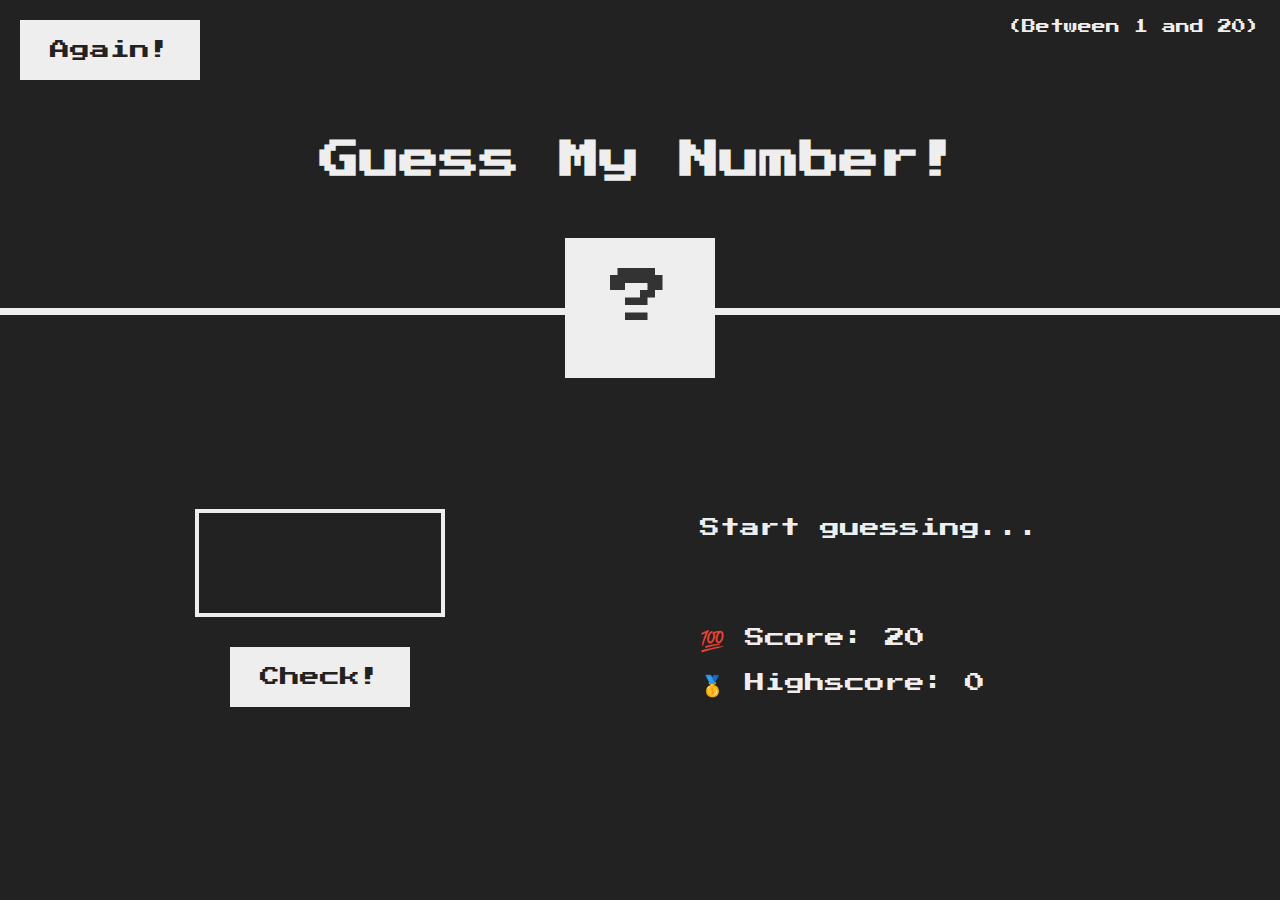
<file: 05-Guess-My-Number/starter/index.html>
<!DOCTYPE html>
<html lang="en">
  <head>
    <meta charset="UTF-8" />
    <meta name="viewport" content="width=device-width, initial-scale=1.0" />
    <meta http-equiv="X-UA-Compatible" content="ie=edge" />
    <link rel="stylesheet" href="style.css" />
    <title>Guess My Number!</title>
  </head>
  <body>
    <header>
      <h1>Guess My Number!</h1>

      <p class="between">(Between 1 and 20)</p>
      <button class="btn again">Again!</button>
      <div class="number">?</div>
    </header>
    <main>
      <section class="left">
        <input type="number" class="guess" />
        <button class="btn check">Check!</button>
      </section>
      <section class="right">
        <p class="message">Start guessing...</p>
        <p class="label-score">💯 Score: <span class="score">20</span></p>
        <p class="label-highscore">🥇 Highscore: <span class="f">0</span></p>
      </section>
    </main>
    <script src="script.js"></script>
  </body>
</html>
</file>
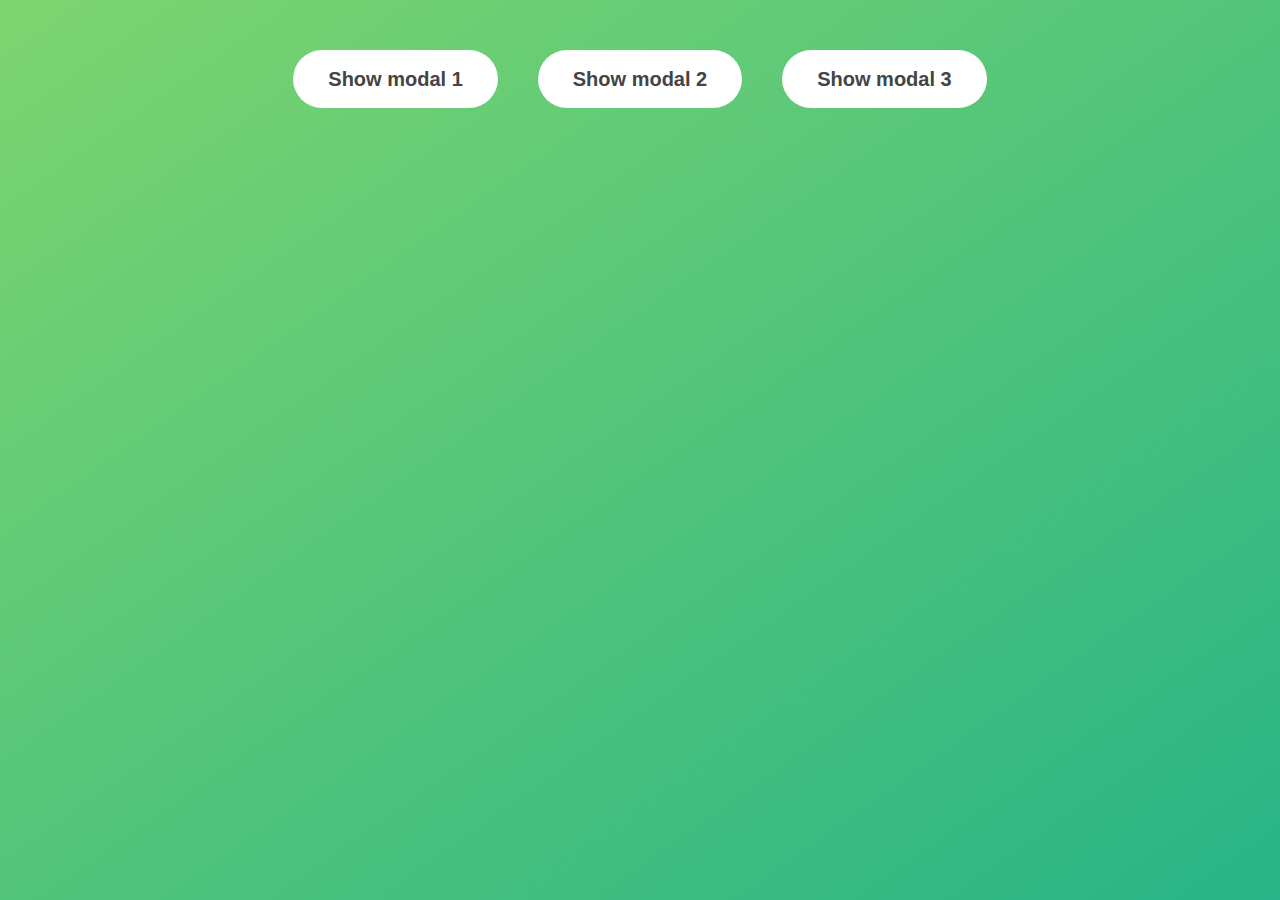
<file: 06-Modal/starter/index.html>
<!DOCTYPE html>
<html lang="en">
  <head>
    <meta charset="UTF-8" />
    <meta name="viewport" content="width=device-width, initial-scale=1.0" />
    <meta http-equiv="X-UA-Compatible" content="ie=edge" />
    <link rel="stylesheet" href="style.css" />
    <title>Modal window</title>
  </head>
  <body>
    <button class="show-modal">Show modal 1</button>
    <button class="show-modal">Show modal 2</button>
    <button class="show-modal">Show modal 3</button>

    <div class="modal hidden">
      <button class="close-modal">&times;</button>
      <h1>I'm a modal window 😍</h1>
      <p>
        Lorem ipsum dolor sit amet, consectetur adipisicing elit, sed do eiusmod
        tempor incididunt ut labore et dolore magna aliqua. Ut enim ad minim
        veniam, quis nostrud exercitation ullamco laboris nisi ut aliquip ex ea
        commodo consequat. Duis aute irure dolor in reprehenderit in voluptate
        velit esse cillum dolore eu fugiat nulla pariatur. Excepteur sint
        occaecat cupidatat non proident, sunt in culpa qui officia deserunt
        mollit anim id est laborum.
      </p>
    </div>
    <div class="overlay hidden"></div>

    <script src="script.js"></script>
  </body>
</html>
</file>
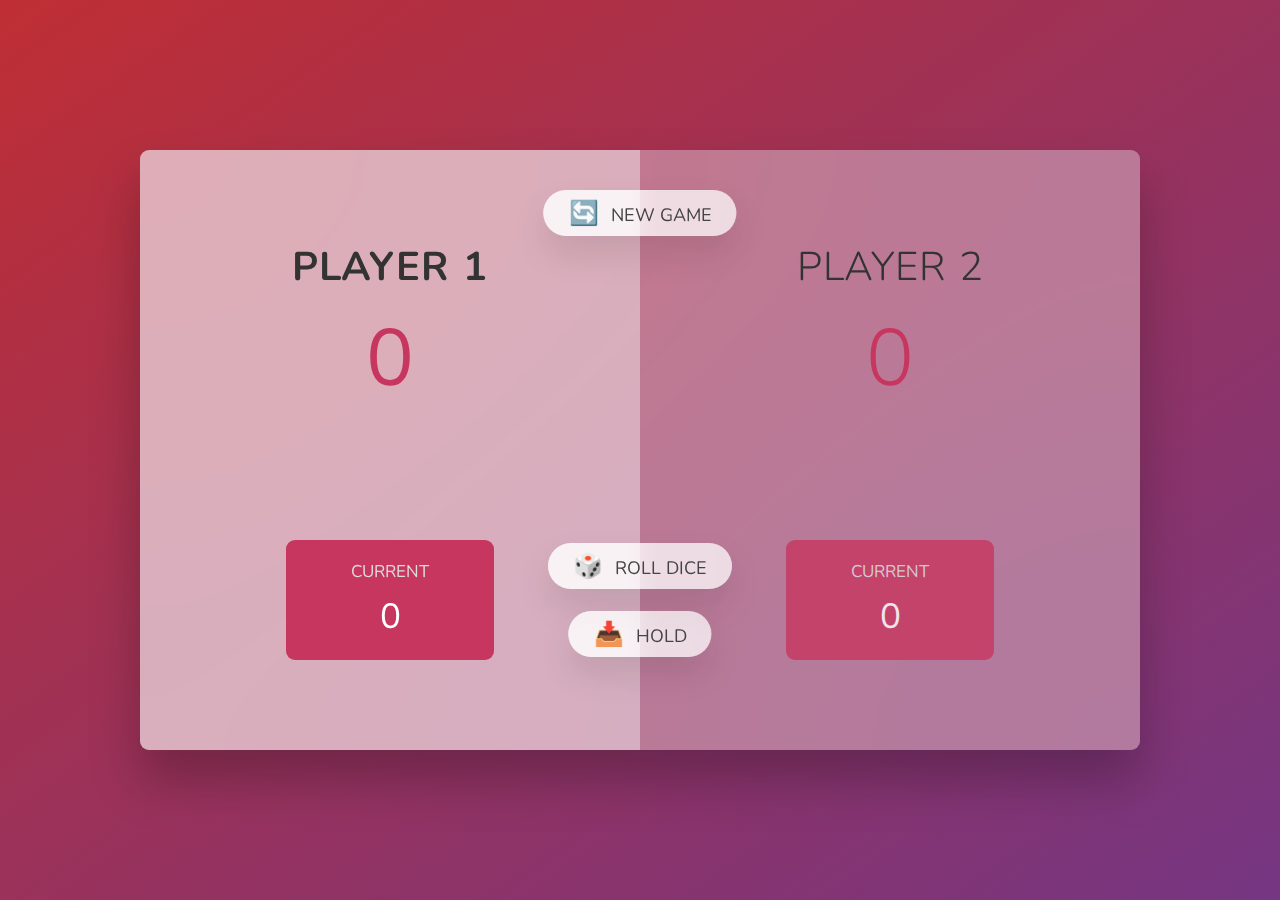
<file: 07-Pig-Game/starter/index.html>
<!DOCTYPE html>
<html lang="en">
  <head>
    <meta charset="UTF-8" />
    <meta name="viewport" content="width=device-width, initial-scale=1.0" />
    <meta http-equiv="X-UA-Compatible" content="ie=edge" />
    <link rel="stylesheet" href="style.css" />
    <title>Pig Game</title>
  </head>
  <body>
    <main>
      <section class="player player--0 player--active">
        <h2 class="name" id="name--0">Player 1</h2>
        <p class="score" id="score--0">43</p>
        <div class="current">
          <p class="current-label">Current</p>
          <p class="current-score" id="current--0">0</p>
        </div>
      </section>
      <section class="player player--1">
        <h2 class="name" id="name--1">Player 2</h2>
        <p class="score" id="score--1">24</p>
        <div class="current">
          <p class="current-label">Current</p>
          <p class="current-score" id="current--1">0</p>
        </div>
      </section>

      <img src="images/dice-5.png" alt="Playing dice" class="dice" />
      <button class="btn btn--new">🔄 New game</button>
      <button class="btn btn--roll">🎲 Roll dice</button>
      <button class="btn btn--hold">📥 Hold</button>
    </main>
    <script src="script.js"></script>
  </body>
</html>
</file>
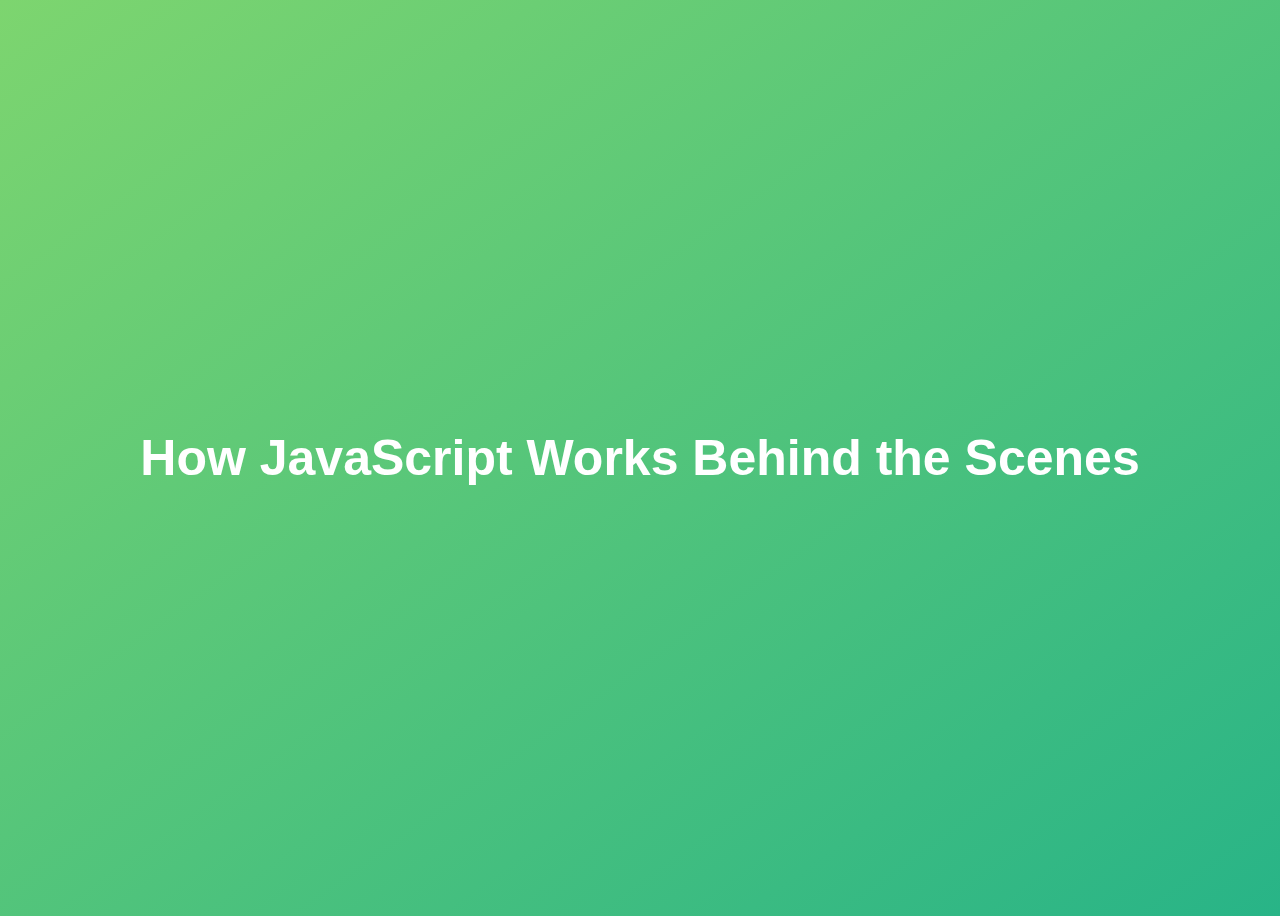
<file: 08-Behind-the-Scenes/starter/index.html>
<!DOCTYPE html>
<html lang="en">
  <head>
    <meta charset="UTF-8" />
    <meta name="viewport" content="width=device-width, initial-scale=1.0" />
    <meta http-equiv="X-UA-Compatible" content="ie=edge" />
    <title>How JavaScript Works Behind the Scenes</title>
    <style>
      body {
        height: 100vh;
        display: flex;
        align-items: center;
        background: linear-gradient(to top left, #28b487, #7dd56f);
      }
      h1 {
        font-family: sans-serif;
        font-size: 50px;
        line-height: 1.3;
        width: 100%;
        padding: 30px;
        text-align: center;
        color: white;
      }
    </style>
  </head>
  <body>
    <h1>How JavaScript Works Behind the Scenes</h1>
    <script src="script.js"></script>
  </body>
</html>
</file>
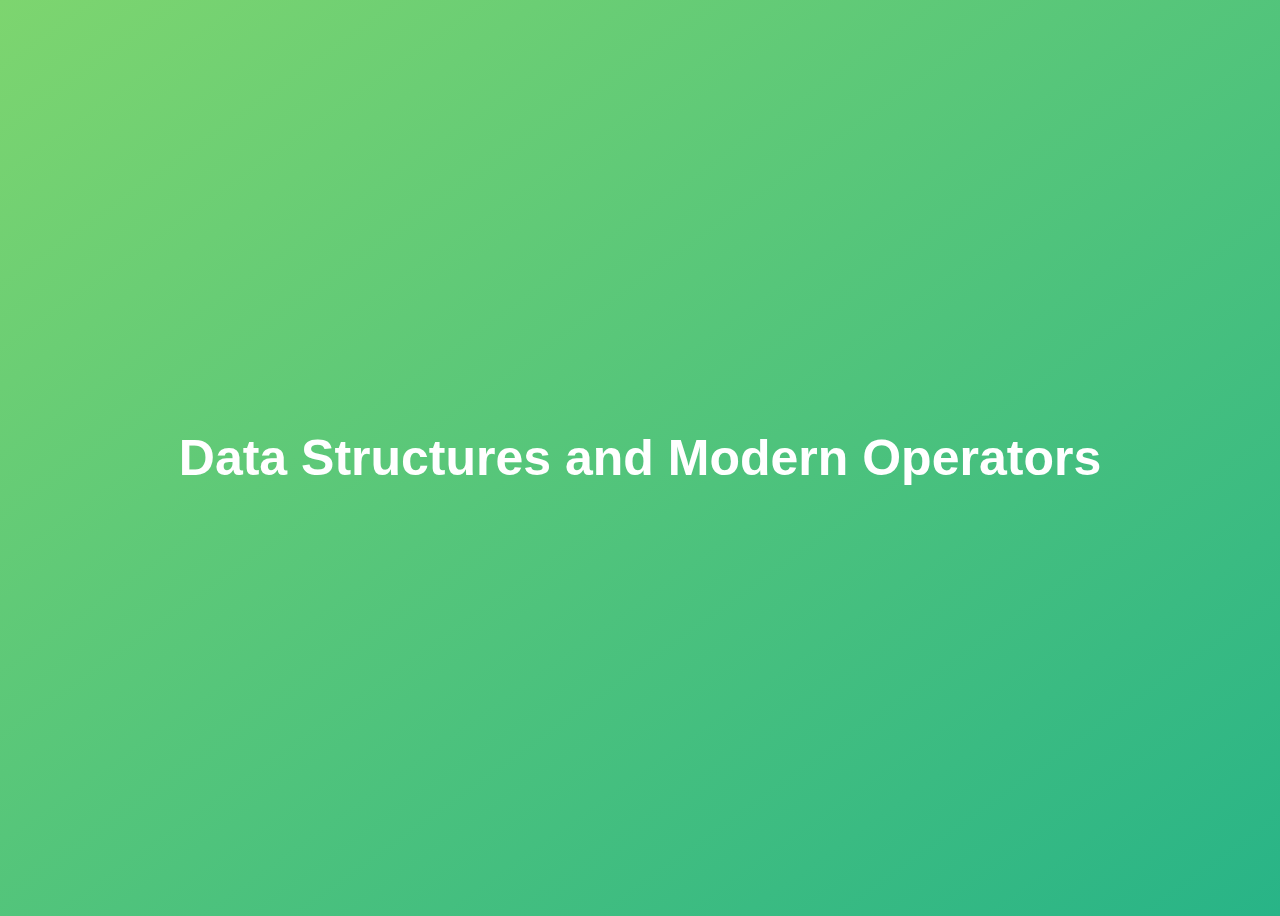
<file: 09-Data-Structures-Operators/final/index.html>
<!DOCTYPE html>
<html lang="en">
  <head>
    <meta charset="UTF-8" />
    <meta name="viewport" content="width=device-width, initial-scale=1.0" />
    <meta http-equiv="X-UA-Compatible" content="ie=edge" />
    <title>Data Structures and Modern Operators</title>
    <style>
      body {
        height: 100vh;
        display: flex;
        align-items: center;
        background: linear-gradient(to top left, #28b487, #7dd56f);
      }
      h1 {
        font-family: sans-serif;
        font-size: 50px;
        line-height: 1.3;
        width: 100%;
        padding: 30px;
        text-align: center;
        color: white;
      }
      button {
        width: 50px;
        height: 20px;
        margin: 10px;
      }
      textarea {
        width: 300px;
        height: 100px;
      }
    </style>
  </head>
  <body>
    <h1>Data Structures and Modern Operators</h1>
    <script src="script.js"></script>
  </body>
</html>
</file>
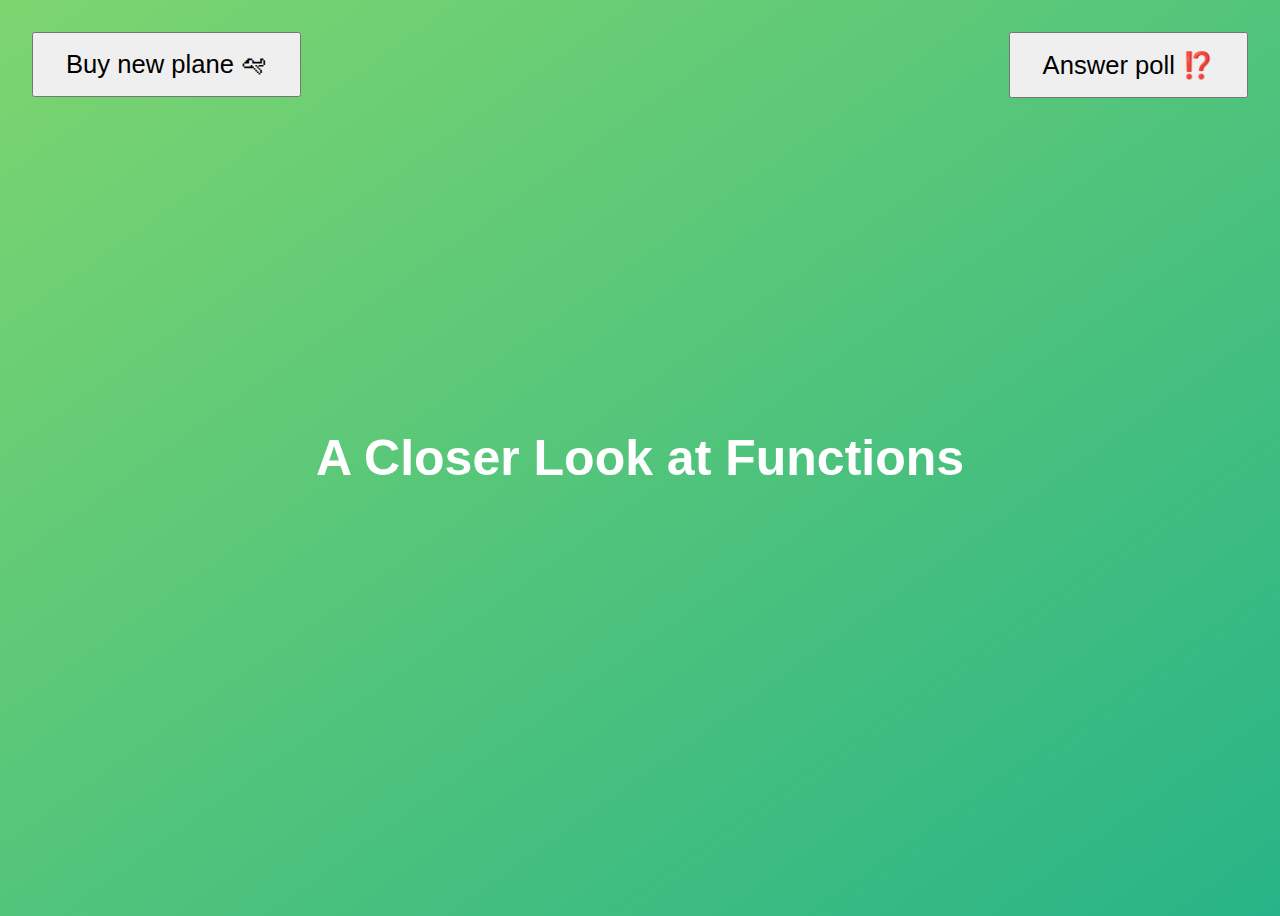
<file: 10-Functions/final/index.html>
<!DOCTYPE html>
<html lang="en">
  <head>
    <meta charset="UTF-8" />
    <meta name="viewport" content="width=device-width, initial-scale=1.0" />
    <meta http-equiv="X-UA-Compatible" content="ie=edge" />
    <title>A Closer Look at Functions</title>
    <style>
      body {
        height: 100vh;
        display: flex;
        align-items: center;
        background: linear-gradient(to top left, #28b487, #7dd56f);
      }
      h1 {
        font-family: sans-serif;
        font-size: 50px;
        line-height: 1.3;
        width: 100%;
        padding: 30px;
        text-align: center;
        color: white;
      }
      .buy,
      .poll {
        font-size: 1.6rem;
        padding: 1rem 2rem;
        position: absolute;
        top: 2rem;
      }
      .buy {
        left: 2rem;
      }
      .poll {
        right: 2rem;
      }
    </style>
  </head>
  <body>
    <h1>A Closer Look at Functions</h1>
    <button class="buy">Buy new plane 🛩</button>
    <button class="poll">Answer poll ⁉️</button>
    <script src="script.js"></script>
  </body>
</html>
</file>
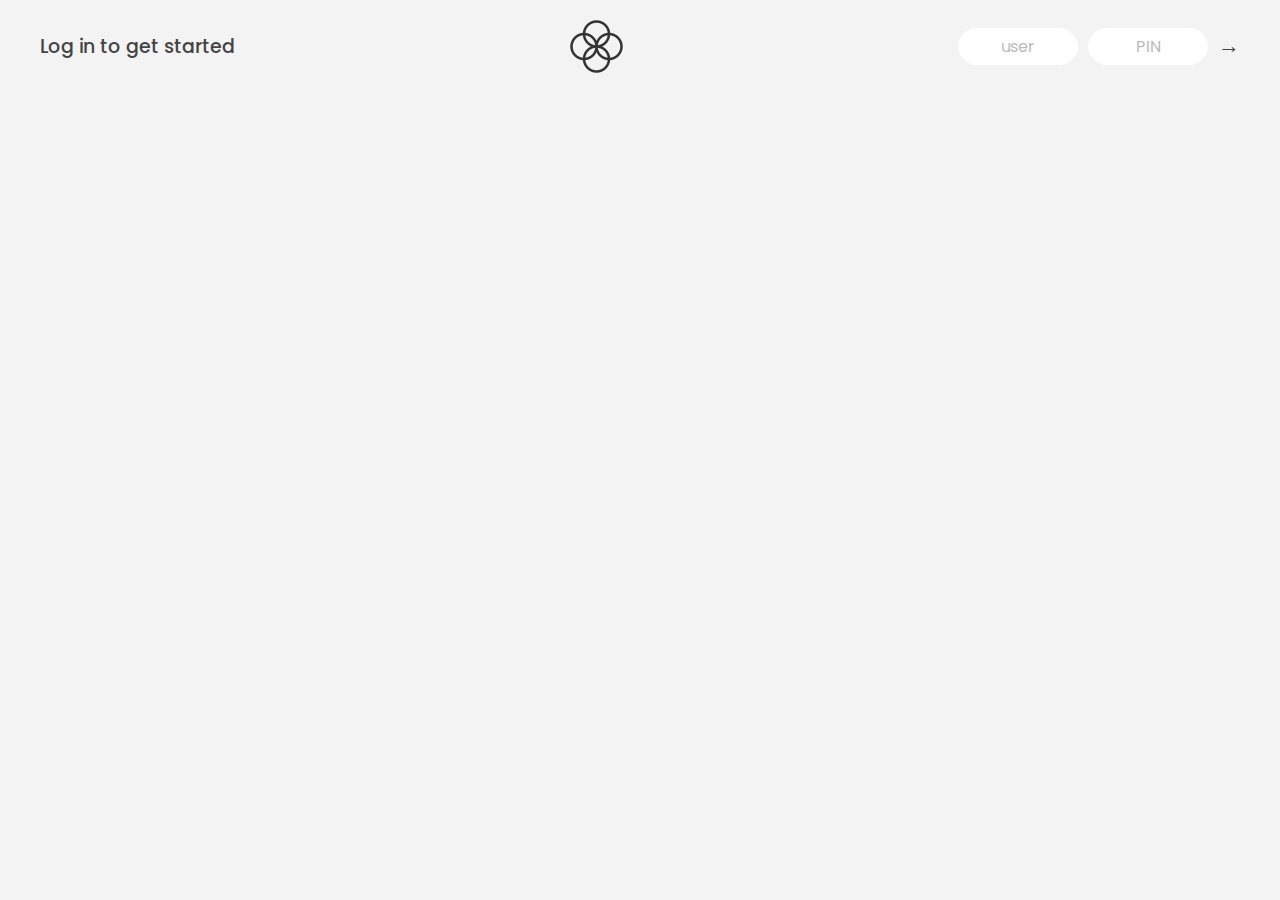
<file: 11-Arrays-Bankist/final/index.html>
<!DOCTYPE html>
<html lang="en">
  <head>
    <meta charset="UTF-8" />
    <meta name="viewport" content="width=device-width, initial-scale=1.0" />
    <meta http-equiv="X-UA-Compatible" content="ie=edge" />
    <link rel="shortcut icon" type="image/png" href="/icon.png" />

    <link
      href="https://fonts.googleapis.com/css?family=Poppins:400,500,600&display=swap"
      rel="stylesheet"
    />

    <link rel="stylesheet" href="style.css" />
    <title>Bankist</title>
  </head>
  <body>
    <!-- TOP NAVIGATION -->
    <nav>
      <p class="welcome">Log in to get started</p>
      <img src="logo.png" alt="Logo" class="logo" />
      <form class="login">
        <input
          type="text"
          placeholder="user"
          class="login__input login__input--user"
        />
        <!-- In practice, use type="password" -->
        <input
          type="text"
          placeholder="PIN"
          maxlength="4"
          class="login__input login__input--pin"
        />
        <button class="login__btn">&rarr;</button>
      </form>
    </nav>

    <main class="app">
      <!-- BALANCE -->
      <div class="balance">
        <div>
          <p class="balance__label">Current balance</p>
          <p class="balance__date">
            As of <span class="date">05/03/2037</span>
          </p>
        </div>
        <p class="balance__value">0000€</p>
      </div>

      <!-- MOVEMENTS -->
      <div class="movements">
        <div class="movements__row">
          <div class="movements__type movements__type--deposit">2 deposit</div>
          <div class="movements__date">3 days ago</div>
          <div class="movements__value">4 000€</div>
        </div>
        <div class="movements__row">
          <div class="movements__type movements__type--withdrawal">
            1 withdrawal
          </div>
          <div class="movements__date">24/01/2037</div>
          <div class="movements__value">-378€</div>
        </div>
      </div>

      <!-- SUMMARY -->
      <div class="summary">
        <p class="summary__label">In</p>
        <p class="summary__value summary__value--in">0000€</p>
        <p class="summary__label">Out</p>
        <p class="summary__value summary__value--out">0000€</p>
        <p class="summary__label">Interest</p>
        <p class="summary__value summary__value--interest">0000€</p>
        <button class="btn--sort">&downarrow; SORT</button>
      </div>

      <!-- OPERATION: TRANSFERS -->
      <div class="operation operation--transfer">
        <h2>Transfer money</h2>
        <form class="form form--transfer">
          <input type="text" class="form__input form__input--to" />
          <input type="number" class="form__input form__input--amount" />
          <button class="form__btn form__btn--transfer">&rarr;</button>
          <label class="form__label">Transfer to</label>
          <label class="form__label">Amount</label>
        </form>
      </div>

      <!-- OPERATION: LOAN -->
      <div class="operation operation--loan">
        <h2>Request loan</h2>
        <form class="form form--loan">
          <input type="number" class="form__input form__input--loan-amount" />
          <button class="form__btn form__btn--loan">&rarr;</button>
          <label class="form__label form__label--loan">Amount</label>
        </form>
      </div>

      <!-- OPERATION: CLOSE -->
      <div class="operation operation--close">
        <h2>Close account</h2>
        <form class="form form--close">
          <input type="text" class="form__input form__input--user" />
          <input
            type="password"
            maxlength="6"
            class="form__input form__input--pin"
          />
          <button class="form__btn form__btn--close">&rarr;</button>
          <label class="form__label">Confirm user</label>
          <label class="form__label">Confirm PIN</label>
        </form>
      </div>

      <!-- LOGOUT TIMER -->
      <p class="logout-timer">
        You will be logged out in <span class="timer">05:00</span>
      </p>
    </main>

    <!-- <footer>
      &copy; by Jonas Schmedtmann. Don't claim as your own :)
    </footer> -->

    <script src="script.js"></script>
  </body>
</html>
</file>
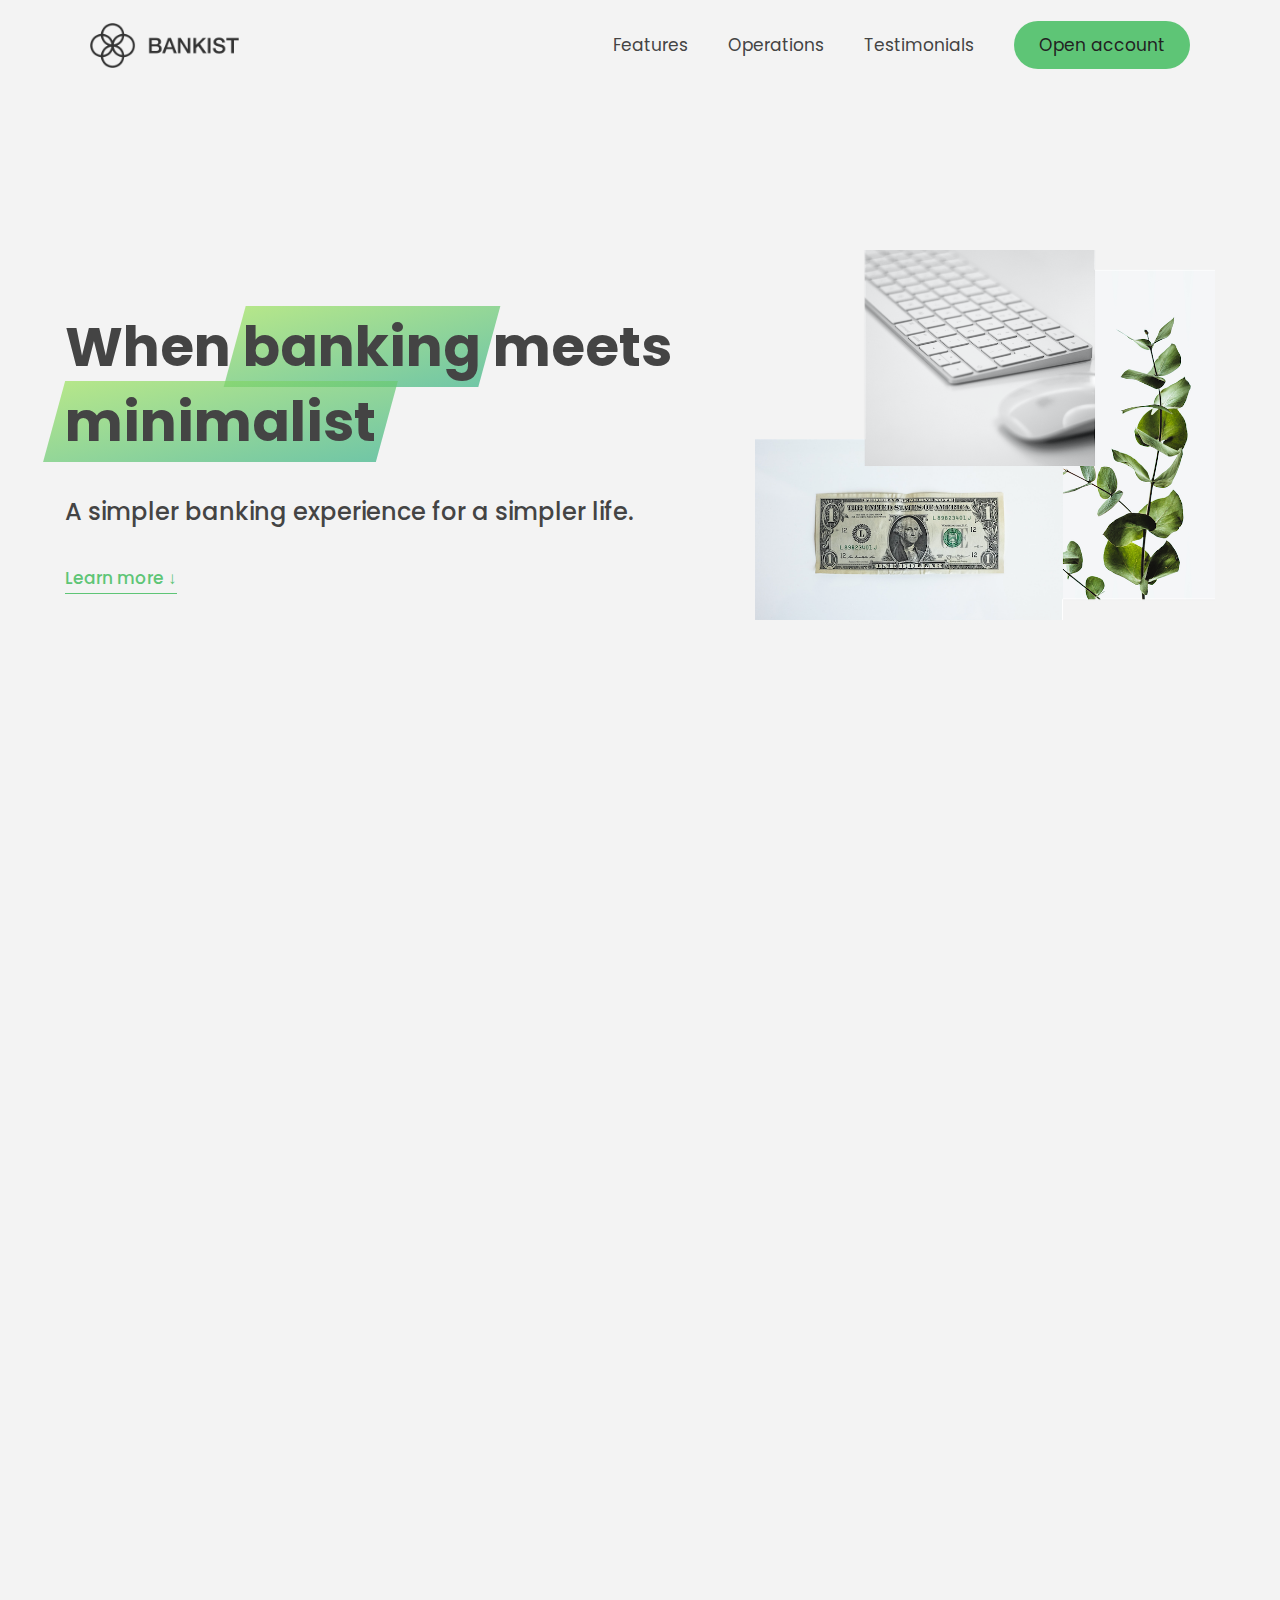
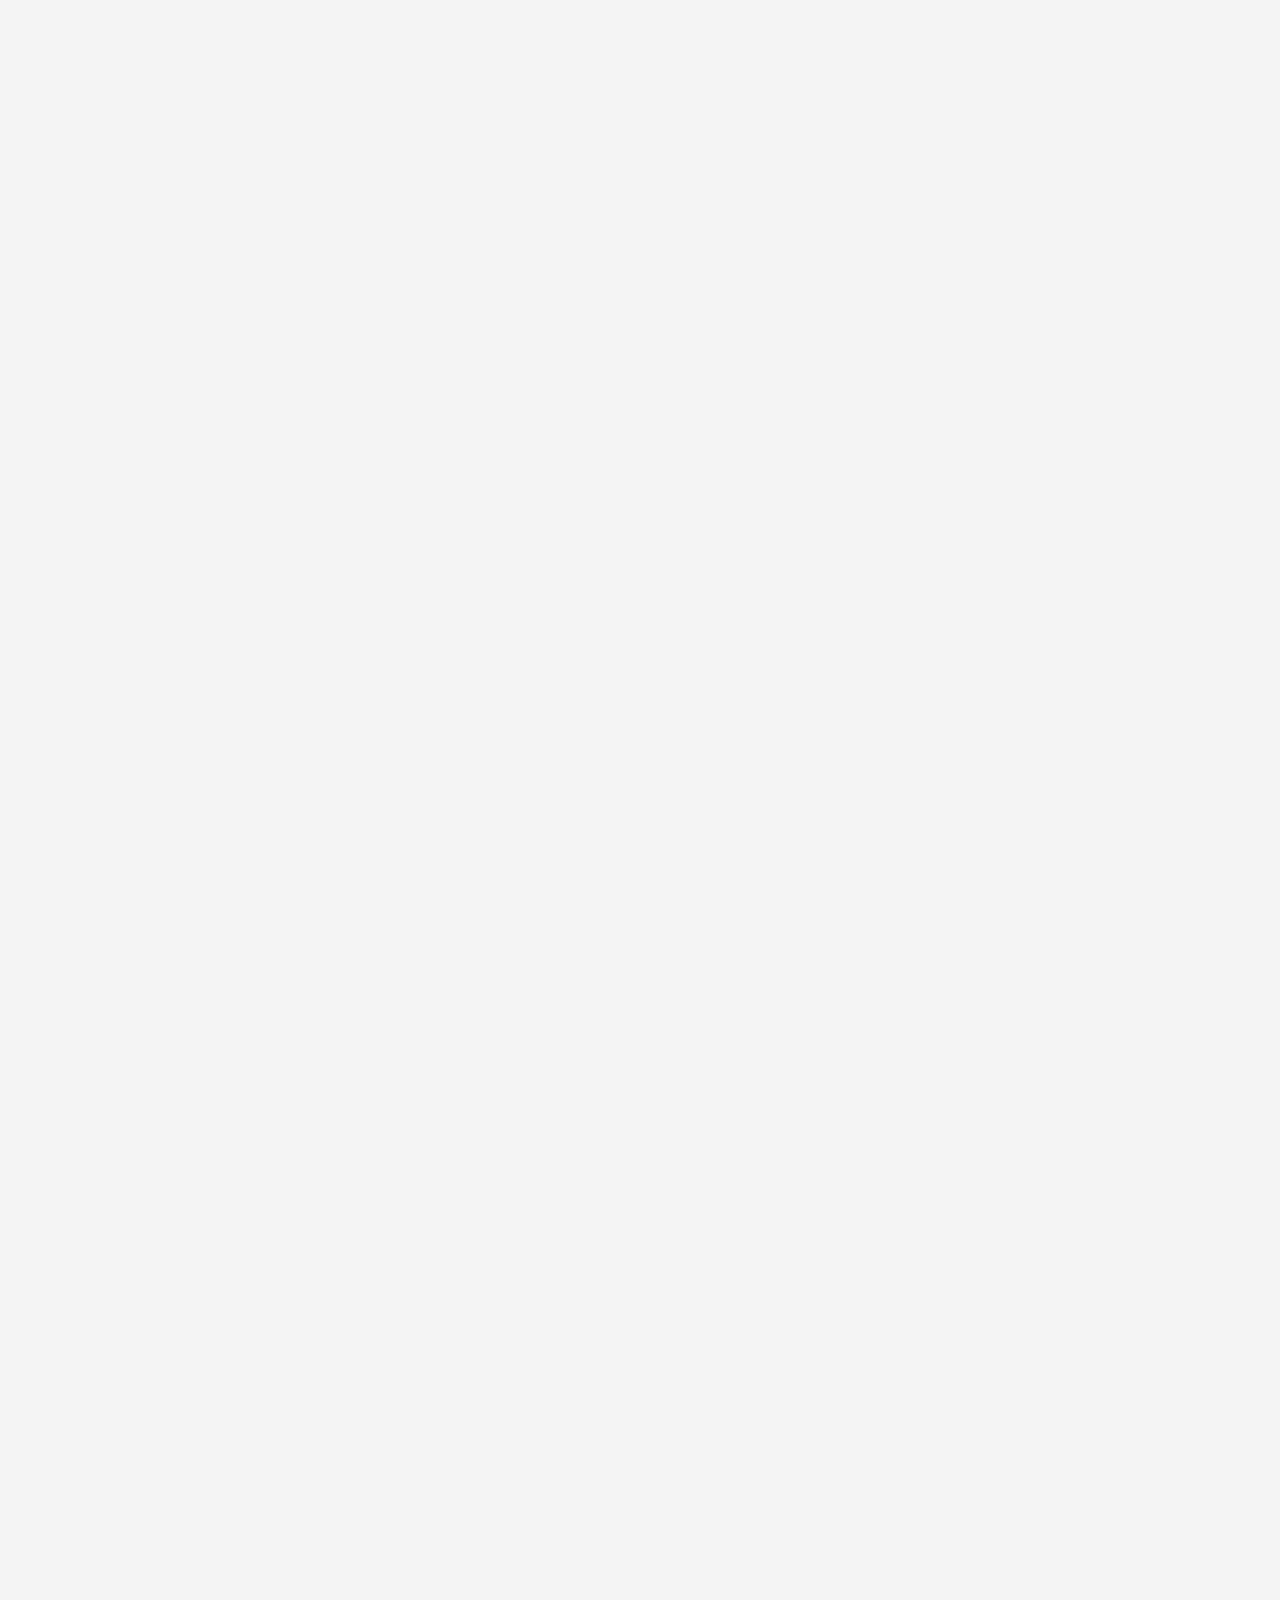
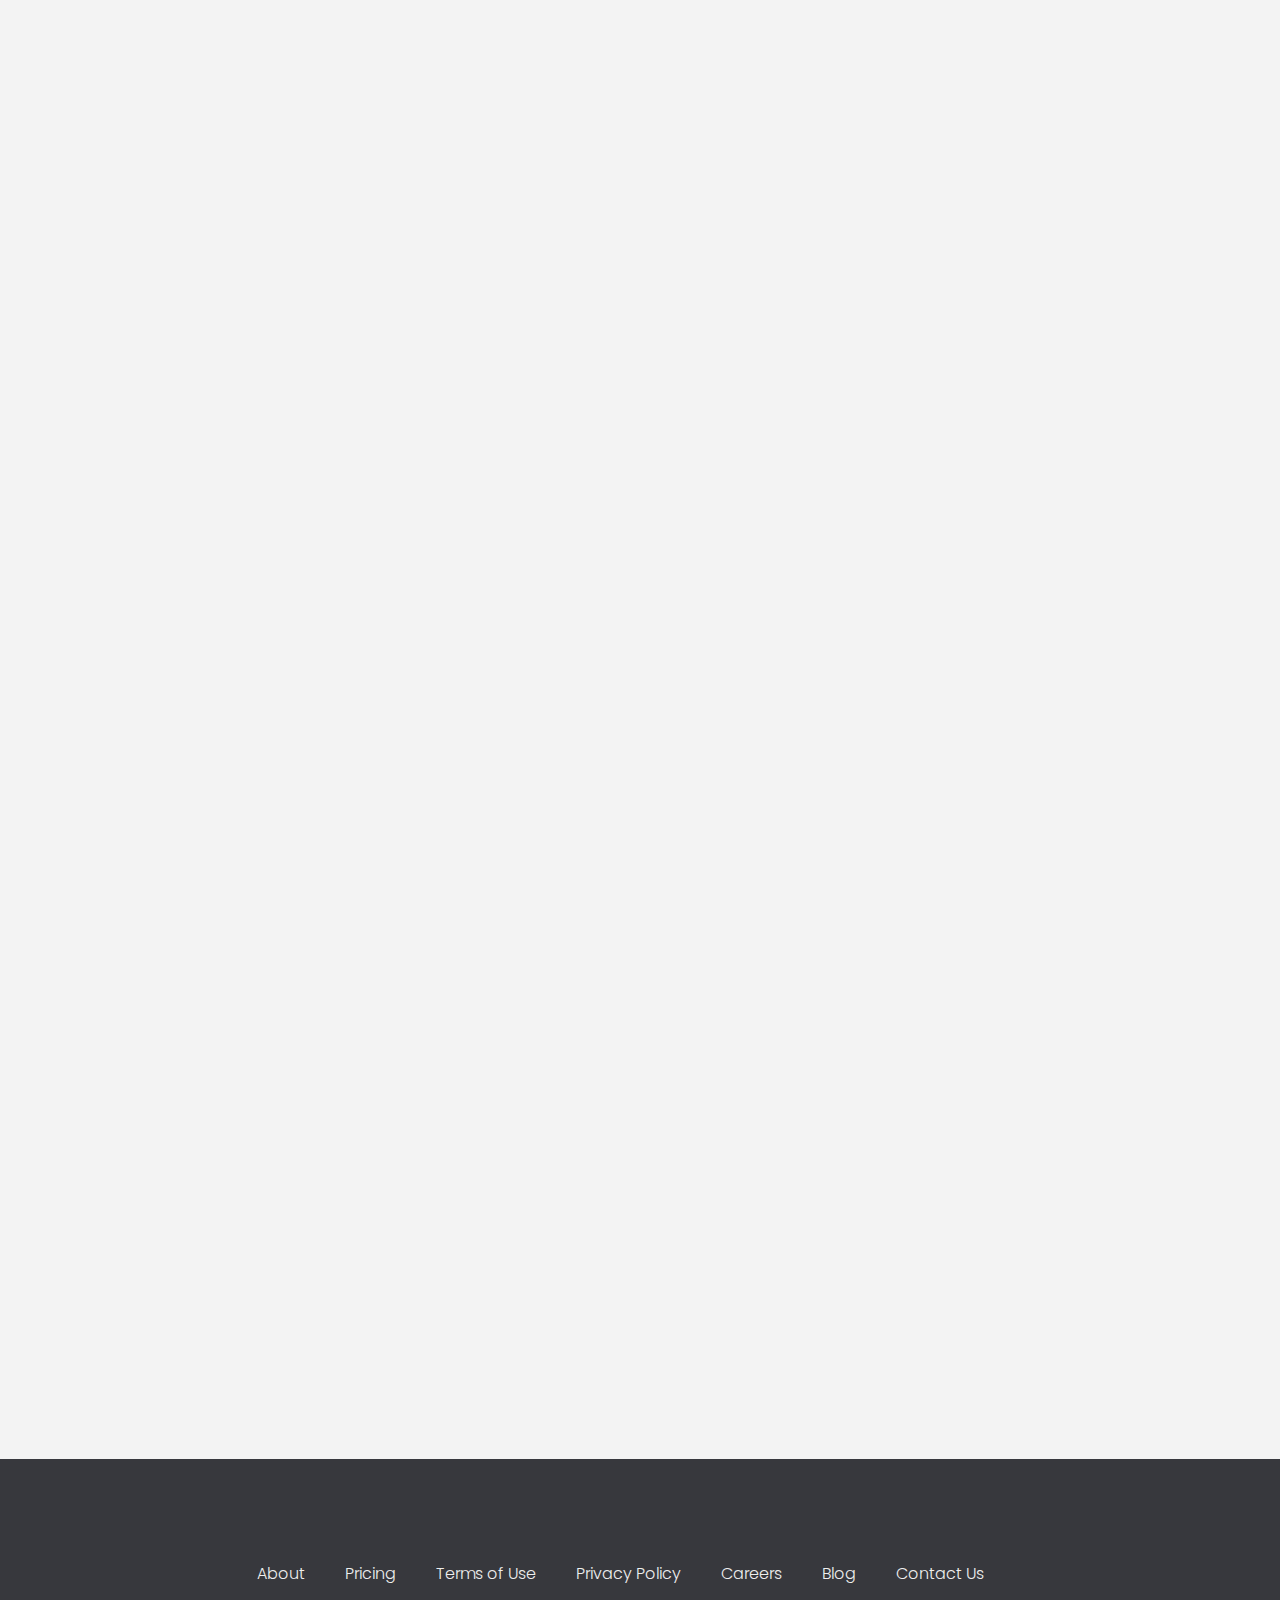
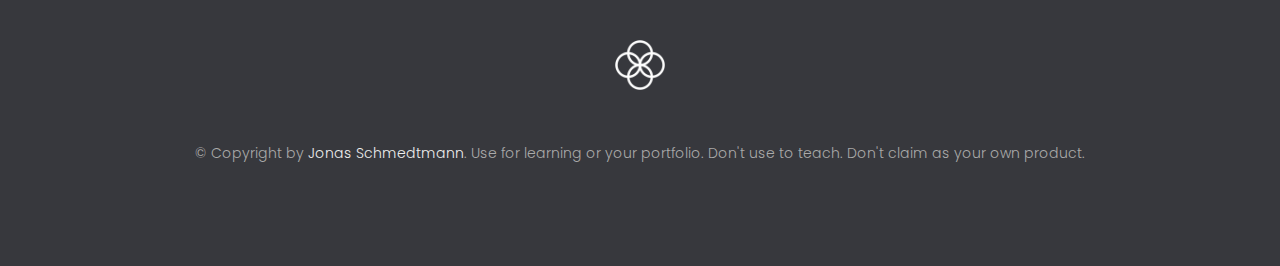
<file: 13-Advanced-DOM-Bankist/final/index.html>
<!DOCTYPE html>
<html lang="en">
  <head>
    <meta charset="UTF-8" />
    <meta name="viewport" content="width=device-width, initial-scale=1.0" />
    <meta http-equiv="X-UA-Compatible" content="ie=edge" />
    <link rel="shortcut icon" type="image/png" href="img/icon.png" />

    <link
      href="https://fonts.googleapis.com/css?family=Poppins:300,400,500,600&display=swap"
      rel="stylesheet"
    />
    <link rel="stylesheet" href="style.css" />
    <title>Bankist | When Banking meets Minimalist</title>

    <script defer src="script.js"></script>
  </head>
  <body>
    <header class="header">
      <nav class="nav">
        <img
          src="img/logo.png"
          alt="Bankist logo"
          class="nav__logo"
          id="logo"
          designer="Jonas"
          data-version-number="3.0"
        />
        <ul class="nav__links">
          <li class="nav__item">
            <a class="nav__link" href="#section--1">Features</a>
          </li>
          <li class="nav__item">
            <a class="nav__link" href="#section--2">Operations</a>
          </li>
          <li class="nav__item">
            <a class="nav__link" href="#section--3">Testimonials</a>
          </li>
          <li class="nav__item">
            <a class="nav__link nav__link--btn btn--show-modal" href="#"
              >Open account</a
            >
          </li>
        </ul>
      </nav>

      <div class="header__title">
        <!-- <h1 onclick="alert('HTML alert')"> -->
        <h1>
          When
          <!-- Green highlight effect -->
          <span class="highlight">banking</span>
          meets<br />
          <span class="highlight">minimalist</span>
        </h1>
        <h4>A simpler banking experience for a simpler life.</h4>
        <button class="btn--text btn--scroll-to">Learn more &DownArrow;</button>
        <img
          src="img/hero.png"
          class="header__img"
          alt="Minimalist bank items"
        />
      </div>
    </header>

    <section class="section" id="section--1">
      <div class="section__title">
        <h2 class="section__description">Features</h2>
        <h3 class="section__header">
          Everything you need in a modern bank and more.
        </h3>
      </div>

      <div class="features">
        <img
          src="img/digital-lazy.jpg"
          data-src="img/digital.jpg"
          alt="Computer"
          class="features__img lazy-img"
        />
        <div class="features__feature">
          <div class="features__icon">
            <svg>
              <use xlink:href="img/icons.svg#icon-monitor"></use>
            </svg>
          </div>
          <h5 class="features__header">100% digital bank</h5>
          <p>
            Lorem ipsum dolor sit amet consectetur adipisicing elit. Unde alias
            sint quos? Accusantium a fugiat porro reiciendis saepe quibusdam
            debitis ducimus.
          </p>
        </div>

        <div class="features__feature">
          <div class="features__icon">
            <svg>
              <use xlink:href="img/icons.svg#icon-trending-up"></use>
            </svg>
          </div>
          <h5 class="features__header">Watch your money grow</h5>
          <p>
            Nesciunt quos autem dolorum voluptates cum dolores dicta fuga
            inventore ab? Nulla incidunt eius numquam sequi iste pariatur
            quibusdam!
          </p>
        </div>
        <img
          src="img/grow-lazy.jpg"
          data-src="img/grow.jpg"
          alt="Plant"
          class="features__img lazy-img"
        />

        <img
          src="img/card-lazy.jpg"
          data-src="img/card.jpg"
          alt="Credit card"
          class="features__img lazy-img"
        />
        <div class="features__feature">
          <div class="features__icon">
            <svg>
              <use xlink:href="img/icons.svg#icon-credit-card"></use>
            </svg>
          </div>
          <h5 class="features__header">Free debit card included</h5>
          <p>
            Quasi, fugit in cumque cupiditate reprehenderit debitis animi enim
            eveniet consequatur odit quam quos possimus assumenda dicta fuga
            inventore ab.
          </p>
        </div>
      </div>
    </section>

    <section class="section" id="section--2">
      <div class="section__title">
        <h2 class="section__description">Operations</h2>
        <h3 class="section__header">
          Everything as simple as possible, but no simpler.
        </h3>
      </div>

      <div class="operations">
        <div class="operations__tab-container">
          <button
            class="btn operations__tab operations__tab--1 operations__tab--active"
            data-tab="1"
          >
            <span>01</span>Instant Transfers
          </button>
          <button class="btn operations__tab operations__tab--2" data-tab="2">
            <span>02</span>Instant Loans
          </button>
          <button class="btn operations__tab operations__tab--3" data-tab="3">
            <span>03</span>Instant Closing
          </button>
        </div>
        <div
          class="operations__content operations__content--1 operations__content--active"
        >
          <div class="operations__icon operations__icon--1">
            <svg>
              <use xlink:href="img/icons.svg#icon-upload"></use>
            </svg>
          </div>
          <h5 class="operations__header">
            Tranfser money to anyone, instantly! No fees, no BS.
          </h5>
          <p>
            Lorem ipsum dolor sit amet, consectetur adipisicing elit, sed do
            eiusmod tempor incididunt ut labore et dolore magna aliqua. Ut enim
            ad minim veniam, quis nostrud exercitation ullamco laboris nisi ut
            aliquip ex ea commodo consequat.
          </p>
        </div>

        <div class="operations__content operations__content--2">
          <div class="operations__icon operations__icon--2">
            <svg>
              <use xlink:href="img/icons.svg#icon-home"></use>
            </svg>
          </div>
          <h5 class="operations__header">
            Buy a home or make your dreams come true, with instant loans.
          </h5>
          <p>
            Duis aute irure dolor in reprehenderit in voluptate velit esse
            cillum dolore eu fugiat nulla pariatur. Excepteur sint occaecat
            cupidatat non proident, sunt in culpa qui officia deserunt mollit
            anim id est laborum.
          </p>
        </div>
        <div class="operations__content operations__content--3">
          <div class="operations__icon operations__icon--3">
            <svg>
              <use xlink:href="img/icons.svg#icon-user-x"></use>
            </svg>
          </div>
          <h5 class="operations__header">
            No longer need your account? No problem! Close it instantly.
          </h5>
          <p>
            Excepteur sint occaecat cupidatat non proident, sunt in culpa qui
            officia deserunt mollit anim id est laborum. Ut enim ad minim
            veniam, quis nostrud exercitation ullamco laboris nisi ut aliquip ex
            ea commodo consequat.
          </p>
        </div>
      </div>
    </section>

    <section class="section" id="section--3">
      <div class="section__title section__title--testimonials">
        <h2 class="section__description">Not sure yet?</h2>
        <h3 class="section__header">
          Millions of Bankists are already making their lifes simpler.
        </h3>
      </div>

      <div class="slider">
        <div class="slide">
          <div class="testimonial">
            <h5 class="testimonial__header">Best financial decision ever!</h5>
            <blockquote class="testimonial__text">
              Lorem ipsum dolor sit, amet consectetur adipisicing elit.
              Accusantium quas quisquam non? Quas voluptate nulla minima
              deleniti optio ullam nesciunt, numquam corporis et asperiores
              laboriosam sunt, praesentium suscipit blanditiis. Necessitatibus
              id alias reiciendis, perferendis facere pariatur dolore veniam
              autem esse non voluptatem saepe provident nihil molestiae.
            </blockquote>
            <address class="testimonial__author">
              <img src="img/user-1.jpg" alt="" class="testimonial__photo" />
              <h6 class="testimonial__name">Aarav Lynn</h6>
              <p class="testimonial__location">San Francisco, USA</p>
            </address>
          </div>
        </div>

        <div class="slide">
          <div class="testimonial">
            <h5 class="testimonial__header">
              The last step to becoming a complete minimalist
            </h5>
            <blockquote class="testimonial__text">
              Quisquam itaque deserunt ullam, quia ea repellendus provident,
              ducimus neque ipsam modi voluptatibus doloremque, corrupti
              laborum. Incidunt numquam perferendis veritatis neque repellendus.
              Lorem, ipsum dolor sit amet consectetur adipisicing elit. Illo
              deserunt exercitationem deleniti.
            </blockquote>
            <address class="testimonial__author">
              <img src="img/user-2.jpg" alt="" class="testimonial__photo" />
              <h6 class="testimonial__name">Miyah Miles</h6>
              <p class="testimonial__location">London, UK</p>
            </address>
          </div>
        </div>

        <div class="slide">
          <div class="testimonial">
            <h5 class="testimonial__header">
              Finally free from old-school banks
            </h5>
            <blockquote class="testimonial__text">
              Debitis, nihil sit minus suscipit magni aperiam vel tenetur
              incidunt commodi architecto numquam omnis nulla autem,
              necessitatibus blanditiis modi similique quidem. Odio aliquam
              culpa dicta beatae quod maiores ipsa minus consequatur error sunt,
              deleniti saepe aliquid quos inventore sequi. Necessitatibus id
              alias reiciendis, perferendis facere.
            </blockquote>
            <address class="testimonial__author">
              <img src="img/user-3.jpg" alt="" class="testimonial__photo" />
              <h6 class="testimonial__name">Francisco Gomes</h6>
              <p class="testimonial__location">Lisbon, Portugal</p>
            </address>
          </div>
        </div>

        <button class="slider__btn slider__btn--left">&larr;</button>
        <button class="slider__btn slider__btn--right">&rarr;</button>
        <div class="dots"></div>
      </div>
    </section>

    <section class="section section--sign-up">
      <div class="section__title">
        <h3 class="section__header">
          The best day to join Bankist was one year ago. The second best is
          today!
        </h3>
      </div>
      <button class="btn btn--show-modal">Open your free account today!</button>
    </section>

    <footer class="footer">
      <ul class="footer__nav">
        <li class="footer__item">
          <a class="footer__link" href="#">About</a>
        </li>
        <li class="footer__item">
          <a class="footer__link" href="#">Pricing</a>
        </li>
        <li class="footer__item">
          <a class="footer__link" href="#">Terms of Use</a>
        </li>
        <li class="footer__item">
          <a class="footer__link" href="#">Privacy Policy</a>
        </li>
        <li class="footer__item">
          <a class="footer__link" href="#">Careers</a>
        </li>
        <li class="footer__item">
          <a class="footer__link" href="#">Blog</a>
        </li>
        <li class="footer__item">
          <a class="footer__link" href="#">Contact Us</a>
        </li>
      </ul>
      <img src="img/icon.png" alt="Logo" class="footer__logo" />
      <p class="footer__copyright">
        &copy; Copyright by
        <a
          class="footer__link twitter-link"
          target="_blank"
          href="https://twitter.com/jonasschmedtman"
          >Jonas Schmedtmann</a
        >. Use for learning or your portfolio. Don't use to teach. Don't claim
        as your own product.
      </p>
    </footer>

    <div class="modal hidden">
      <button class="btn--close-modal">&times;</button>
      <h2 class="modal__header">
        Open your bank account <br />
        in just <span class="highlight">5 minutes</span>
      </h2>
      <form class="modal__form">
        <label>First Name</label>
        <input type="text" />
        <label>Last Name</label>
        <input type="text" />
        <label>Email Address</label>
        <input type="email" />
        <button class="btn">Next step &rarr;</button>
      </form>
    </div>
    <div class="overlay hidden"></div>

    <!-- <script src="script.js"></script> -->
  </body>
</html>
</file>
<file: 05-Guess-My-Number/starter/style.css>
@import url('https://fonts.googleapis.com/css?family=Press+Start+2P&display=swap');

* {
  margin: 0;
  padding: 0;
  box-sizing: inherit;
}

html {
  font-size: 62.5%;
  box-sizing: border-box;
}

body {
  font-family: 'Press Start 2P', sans-serif;
  color: #eee;
  background-color: #222;
  /* background-color: #60b347; */
}

/* LAYOUT */
header {
  position: relative;
  height: 35vh;
  border-bottom: 7px solid #eee;
}

main {
  height: 65vh;
  color: #eee;
  display: flex;
  align-items: center;
  justify-content: space-around;
}

.left {
  width: 52rem;
  display: flex;
  flex-direction: column;
  align-items: center;
}

.right {
  width: 52rem;
  font-size: 2rem;
}

/* ELEMENTS STYLE */
h1 {
  font-size: 4rem;
  text-align: center;
  position: absolute;
  width: 100%;
  top: 52%;
  left: 50%;
  transform: translate(-50%, -50%);
}

.number {
  background: #eee;
  color: #333;
  font-size: 6rem;
  width: 15rem;
  height: 14rem;
  padding: 3rem 0rem;
  text-align: center;
  position: absolute;
  bottom: 0;
  left: 50%;
  transform: translate(-50%, 50%);
}

.between {
  font-size: 1.4rem;
  position: absolute;
  top: 2rem;
  right: 2rem;
}

.again {
  position: absolute;
  top: 2rem;
  left: 2rem;
}

.guess {
  background: none;
  border: 4px solid #eee;
  font-family: inherit;
  color: inherit;
  font-size: 5rem;
  padding: 2.5rem;
  width: 25rem;
  text-align: center;
  display: block;
  margin-bottom: 3rem;
}

.btn {
  border: none;
  background-color: #eee;
  color: #222;
  font-size: 2rem;
  font-family: inherit;
  padding: 2rem 3rem;
  cursor: pointer;
}

.btn:hover {
  background-color: #ccc;
}

.message {
  margin-bottom: 8rem;
  height: 3rem;
}

.label-score {
  margin-bottom: 2rem;
}
</file>
<file: 06-Modal/starter/style.css>
* {
  margin: 0;
  padding: 0;
  box-sizing: inherit;
}

html {
  font-size: 62.5%;
  box-sizing: border-box;
}

body {
  font-family: sans-serif;
  color: #333;
  line-height: 1.5;
  height: 100vh;
  position: relative;
  display: flex;
  align-items: flex-start;
  justify-content: center;
  background: linear-gradient(to top left, #28b487, #7dd56f);
}

.show-modal {
  font-size: 2rem;
  font-weight: 600;
  padding: 1.75rem 3.5rem;
  margin: 5rem 2rem;
  border: none;
  background-color: #fff;
  color: #444;
  border-radius: 10rem;
  cursor: pointer;
}

.close-modal {
  position: absolute;
  top: 1.2rem;
  right: 2rem;
  font-size: 5rem;
  color: #333;
  cursor: pointer;
  border: none;
  background: none;
}

h1 {
  font-size: 2.5rem;
  margin-bottom: 2rem;
}

p {
  font-size: 1.8rem;
}

/* -------------------------- */
/* CLASSES TO MAKE MODAL WORK */
.hidden {
  display: none;
}

.modal {
  position: absolute;
  top: 50%;
  left: 50%;
  transform: translate(-50%, -50%);
  width: 70%;

  background-color: white;
  padding: 6rem;
  border-radius: 5px;
  box-shadow: 0 3rem 5rem rgba(0, 0, 0, 0.3);
  z-index: 10;
}

.overlay {
  position: absolute;
  top: 0;
  left: 0;
  width: 100%;
  height: 100%;
  background-color: rgba(0, 0, 0, 0.6);
  backdrop-filter: blur(3px);
  z-index: 5;
}
</file>
<file: 07-Pig-Game/starter/style.css>
@import url("https://fonts.googleapis.com/css2?family=Nunito&display=swap");

* {
  margin: 0;
  padding: 0;
  box-sizing: inherit;
}

html {
  font-size: 62.5%;
  box-sizing: border-box;
}

body {
  font-family: "Nunito", sans-serif;
  font-weight: 400;
  height: 100vh;
  color: #333;
  background-image: linear-gradient(to top left, #753682 0%, #bf2e34 100%);
  display: flex;
  align-items: center;
  justify-content: center;
}

/* LAYOUT */
main {
  position: relative;
  width: 100rem;
  height: 60rem;
  background-color: rgba(255, 255, 255, 0.35);
  backdrop-filter: blur(200px);
  filter: blur();
  box-shadow: 0 3rem 5rem rgba(0, 0, 0, 0.25);
  border-radius: 9px;
  overflow: hidden;
  display: flex;
}

.player {
  flex: 50%;
  padding: 9rem;
  display: flex;
  flex-direction: column;
  align-items: center;
  transition: all 0.75s;
}

/* ELEMENTS */
.name {
  position: relative;
  font-size: 4rem;
  text-transform: uppercase;
  letter-spacing: 1px;
  word-spacing: 2px;
  font-weight: 300;
  margin-bottom: 1rem;
}

.score {
  font-size: 8rem;
  font-weight: 300;
  color: #c7365f;
  margin-bottom: auto;
}

.player--active {
  background-color: rgba(255, 255, 255, 0.4);
}
.player--active .name {
  font-weight: 700;
}
.player--active .score {
  font-weight: 400;
}

.player--active .current {
  opacity: 1;
}

.current {
  background-color: #c7365f;
  opacity: 0.8;
  border-radius: 9px;
  color: #fff;
  width: 65%;
  padding: 2rem;
  text-align: center;
  transition: all 0.75s;
}

.current-label {
  text-transform: uppercase;
  margin-bottom: 1rem;
  font-size: 1.7rem;
  color: #ddd;
}

.current-score {
  font-size: 3.5rem;
}

/* ABSOLUTE POSITIONED ELEMENTS */
.btn {
  position: absolute;
  left: 50%;
  transform: translateX(-50%);
  color: #444;
  background: none;
  border: none;
  font-family: inherit;
  font-size: 1.8rem;
  text-transform: uppercase;
  cursor: pointer;
  font-weight: 400;
  transition: all 0.2s;

  background-color: white;
  background-color: rgba(255, 255, 255, 0.6);
  backdrop-filter: blur(10px);

  padding: 0.7rem 2.5rem;
  border-radius: 50rem;
  box-shadow: 0 1.75rem 3.5rem rgba(0, 0, 0, 0.1);
}

.btn::first-letter {
  font-size: 2.4rem;
  display: inline-block;
  margin-right: 0.7rem;
}

.btn--new {
  top: 4rem;
}
.btn--roll {
  top: 39.3rem;
}
.btn--hold {
  top: 46.1rem;
}

.btn:active {
  transform: translate(-50%, 3px);
  box-shadow: 0 1rem 2rem rgba(0, 0, 0, 0.15);
}

.btn:focus {
  outline: none;
}

.dice {
  position: absolute;
  left: 50%;
  top: 16.5rem;
  transform: translateX(-50%);
  height: 10rem;
  box-shadow: 0 2rem 5rem rgba(0, 0, 0, 0.2);
}

.player--winner {
  background-color: #2f2f2f;
}

.player--winner .name {
  font-weight: 700;
  color: #c7365f;
}

.hidden {
  display: none;
}
</file>
<file: 11-Arrays-Bankist/final/style.css>
/*
 * Use this CSS to learn some intersting techniques,
 * in case you're wondering how I built the UI.
 * Have fun! 😁
 */

* {
  margin: 0;
  padding: 0;
  box-sizing: inherit;
}

html {
  font-size: 62.5%;
  box-sizing: border-box;
}

body {
  font-family: 'Poppins', sans-serif;
  color: #444;
  background-color: #f3f3f3;
  height: 100vh;
  padding: 2rem;
}

nav {
  display: flex;
  justify-content: space-between;
  align-items: center;
  padding: 0 2rem;
}

.welcome {
  font-size: 1.9rem;
  font-weight: 500;
}

.logo {
  height: 5.25rem;
}

.login {
  display: flex;
}

.login__input {
  border: none;
  padding: 0.5rem 2rem;
  font-size: 1.6rem;
  font-family: inherit;
  text-align: center;
  width: 12rem;
  border-radius: 10rem;
  margin-right: 1rem;
  color: inherit;
  border: 1px solid #fff;
  transition: all 0.3s;
}

.login__input:focus {
  outline: none;
  border: 1px solid #ccc;
}

.login__input::placeholder {
  color: #bbb;
}

.login__btn {
  border: none;
  background: none;
  font-size: 2.2rem;
  color: inherit;
  cursor: pointer;
  transition: all 0.3s;
}

.login__btn:hover,
.login__btn:focus,
.btn--sort:hover,
.btn--sort:focus {
  outline: none;
  color: #777;
}

/* MAIN */
.app {
  position: relative;
  max-width: 100rem;
  margin: 4rem auto;
  display: grid;
  grid-template-columns: 4fr 3fr;
  grid-template-rows: auto repeat(3, 15rem) auto;
  gap: 2rem;

  /* NOTE This creates the fade in/out anumation */
  opacity: 0;
  transition: all 1s;
}

.balance {
  grid-column: 1 / span 2;
  display: flex;
  align-items: flex-end;
  justify-content: space-between;
  margin-bottom: 2rem;
}

.balance__label {
  font-size: 2.2rem;
  font-weight: 500;
  margin-bottom: -0.2rem;
}

.balance__date {
  font-size: 1.4rem;
  color: #888;
}

.balance__value {
  font-size: 4.5rem;
  font-weight: 400;
}

/* MOVEMENTS */
.movements {
  grid-row: 2 / span 3;
  background-color: #fff;
  border-radius: 1rem;
  overflow: scroll;
}

.movements__row {
  padding: 2.25rem 4rem;
  display: flex;
  align-items: center;
  border-bottom: 1px solid #eee;
}

.movements__type {
  font-size: 1.1rem;
  text-transform: uppercase;
  font-weight: 500;
  color: #fff;
  padding: 0.1rem 1rem;
  border-radius: 10rem;
  margin-right: 2rem;
}

.movements__date {
  font-size: 1.1rem;
  text-transform: uppercase;
  font-weight: 500;
  color: #666;
}

.movements__type--deposit {
  background-image: linear-gradient(to top left, #39b385, #9be15d);
}

.movements__type--withdrawal {
  background-image: linear-gradient(to top left, #e52a5a, #ff585f);
}

.movements__value {
  font-size: 1.7rem;
  margin-left: auto;
}

/* SUMMARY */
.summary {
  grid-row: 5 / 6;
  display: flex;
  align-items: baseline;
  padding: 0 0.3rem;
  margin-top: 1rem;
}

.summary__label {
  font-size: 1.2rem;
  font-weight: 500;
  text-transform: uppercase;
  margin-right: 0.8rem;
}

.summary__value {
  font-size: 2.2rem;
  margin-right: 2.5rem;
}

.summary__value--in,
.summary__value--interest {
  color: #66c873;
}

.summary__value--out {
  color: #f5465d;
}

.btn--sort {
  margin-left: auto;
  border: none;
  background: none;
  font-size: 1.3rem;
  font-weight: 500;
  cursor: pointer;
}

/* OPERATIONS */
.operation {
  border-radius: 1rem;
  padding: 3rem 4rem;
  color: #333;
}

.operation--transfer {
  background-image: linear-gradient(to top left, #ffb003, #ffcb03);
}

.operation--loan {
  background-image: linear-gradient(to top left, #39b385, #9be15d);
}

.operation--close {
  background-image: linear-gradient(to top left, #e52a5a, #ff585f);
}

h2 {
  margin-bottom: 1.5rem;
  font-size: 1.7rem;
  font-weight: 600;
  color: #333;
}

.form {
  display: grid;
  grid-template-columns: 2.5fr 2.5fr 1fr;
  grid-template-rows: auto auto;
  gap: 0.4rem 1rem;
}

/* Exceptions for interst */
.form.form--loan {
  grid-template-columns: 2.5fr 1fr 2.5fr;
}
.form__label--loan {
  grid-row: 2;
}
/* End exceptions */

.form__input {
  width: 100%;
  border: none;
  background-color: rgba(255, 255, 255, 0.4);
  font-family: inherit;
  font-size: 1.5rem;
  text-align: center;
  color: #333;
  padding: 0.3rem 1rem;
  border-radius: 0.7rem;
  transition: all 0.3s;
}

.form__input:focus {
  outline: none;
  background-color: rgba(255, 255, 255, 0.6);
}

.form__label {
  font-size: 1.3rem;
  text-align: center;
}

.form__btn {
  border: none;
  border-radius: 0.7rem;
  font-size: 1.8rem;
  background-color: #fff;
  cursor: pointer;
  transition: all 0.3s;
}

.form__btn:focus {
  outline: none;
  background-color: rgba(255, 255, 255, 0.8);
}

.logout-timer {
  padding: 0 0.3rem;
  margin-top: 1.9rem;
  text-align: right;
  font-size: 1.25rem;
}

.timer {
  font-weight: 600;
}
</file>
<file: 13-Advanced-DOM-Bankist/final/style.css>
/* The page is NOT responsive. You can implement responsiveness yourself if you wanna have some fun 😃 */

:root {
  --color-primary: #5ec576;
  --color-secondary: #ffcb03;
  --color-tertiary: #ff585f;
  --color-primary-darker: #4bbb7d;
  --color-secondary-darker: #ffbb00;
  --color-tertiary-darker: #fd424b;
  --color-primary-opacity: #5ec5763a;
  --color-secondary-opacity: #ffcd0331;
  --color-tertiary-opacity: #ff58602d;
  --gradient-primary: linear-gradient(to top left, #39b385, #9be15d);
  --gradient-secondary: linear-gradient(to top left, #ffb003, #ffcb03);
}

* {
  margin: 0;
  padding: 0;
  box-sizing: inherit;
}

html {
  font-size: 62.5%;
  box-sizing: border-box;
}

body {
  font-family: 'Poppins', sans-serif;
  font-weight: 300;
  color: #444;
  line-height: 1.9;
  background-color: #f3f3f3;
}

/* GENERAL ELEMENTS */
.section {
  padding: 15rem 3rem;
  border-top: 1px solid #ddd;

  transition: transform 1s, opacity 1s;
}

.section--hidden {
  opacity: 0;
  transform: translateY(8rem);
}

.section__title {
  max-width: 80rem;
  margin: 0 auto 8rem auto;
}

.section__description {
  font-size: 1.8rem;
  font-weight: 600;
  text-transform: uppercase;
  color: var(--color-primary);
  margin-bottom: 1rem;
}

.section__header {
  font-size: 4rem;
  line-height: 1.3;
  font-weight: 500;
}

.btn {
  display: inline-block;
  background-color: var(--color-primary);
  font-size: 1.6rem;
  font-family: inherit;
  font-weight: 500;
  border: none;
  padding: 1.25rem 4.5rem;
  border-radius: 10rem;
  cursor: pointer;
  transition: all 0.3s;
}

.btn:hover {
  background-color: var(--color-primary-darker);
}

.btn--text {
  display: inline-block;
  background: none;
  font-size: 1.7rem;
  font-family: inherit;
  font-weight: 500;
  color: var(--color-primary);
  border: none;
  border-bottom: 1px solid currentColor;
  padding-bottom: 2px;
  cursor: pointer;
  transition: all 0.3s;
}

p {
  color: #666;
}

/* This is BAD for accessibility! Don't do in the real world! */
button:focus {
  outline: none;
}

img {
  transition: filter 0.5s;
}

.lazy-img {
  filter: blur(20px);
}

/* NAVIGATION */
.nav {
  display: flex;
  justify-content: space-between;
  align-items: center;
  height: 9rem;
  width: 100%;
  padding: 0 6rem;
  z-index: 100;
}

/* nav and stickly class at the same time */
.nav.sticky {
  position: fixed;
  background-color: rgba(255, 255, 255, 0.95);
}

.nav__logo {
  height: 4.5rem;
  transition: all 0.3s;
}

.nav__links {
  display: flex;
  align-items: center;
  list-style: none;
}

.nav__item {
  margin-left: 4rem;
}

.nav__link:link,
.nav__link:visited {
  font-size: 1.7rem;
  font-weight: 400;
  color: inherit;
  text-decoration: none;
  display: block;
  transition: all 0.3s;
}

.nav__link--btn:link,
.nav__link--btn:visited {
  padding: 0.8rem 2.5rem;
  border-radius: 3rem;
  background-color: var(--color-primary);
  color: #222;
}

.nav__link--btn:hover,
.nav__link--btn:active {
  color: inherit;
  background-color: var(--color-primary-darker);
  color: #333;
}

/* HEADER */
.header {
  padding: 0 3rem;
  height: 100vh;
  display: flex;
  flex-direction: column;
  align-items: center;
}

.header__title {
  flex: 1;

  max-width: 115rem;
  display: grid;
  grid-template-columns: 3fr 2fr;
  row-gap: 3rem;
  align-content: center;
  justify-content: center;

  align-items: start;
  justify-items: start;
}

h1 {
  font-size: 5.5rem;
  line-height: 1.35;
}

h4 {
  font-size: 2.4rem;
  font-weight: 500;
}

.header__img {
  width: 100%;
  grid-column: 2 / 3;
  grid-row: 1 / span 4;
  transform: translateY(-6rem);
}

.highlight {
  position: relative;
}

.highlight::after {
  display: block;
  content: '';
  position: absolute;
  bottom: 0;
  left: 0;
  height: 100%;
  width: 100%;
  z-index: -1;
  opacity: 0.7;
  transform: scale(1.07, 1.05) skewX(-15deg);
  background-image: var(--gradient-primary);
}

/* FEATURES */
.features {
  display: grid;
  grid-template-columns: 1fr 1fr;
  gap: 4rem;
  margin: 0 12rem;
}

.features__img {
  width: 100%;
}

.features__feature {
  align-self: center;
  justify-self: center;
  width: 70%;
  font-size: 1.5rem;
}

.features__icon {
  display: flex;
  align-items: center;
  justify-content: center;
  background-color: var(--color-primary-opacity);
  height: 5.5rem;
  width: 5.5rem;
  border-radius: 50%;
  margin-bottom: 2rem;
}

.features__icon svg {
  height: 2.5rem;
  width: 2.5rem;
  fill: var(--color-primary);
}

.features__header {
  font-size: 2rem;
  margin-bottom: 1rem;
}

/* OPERATIONS */
.operations {
  max-width: 100rem;
  margin: 12rem auto 0 auto;

  background-color: #fff;
}

.operations__tab-container {
  display: flex;
  justify-content: center;
}

.operations__tab {
  margin-right: 2.5rem;
  transform: translateY(-50%);
}

.operations__tab span {
  margin-right: 1rem;
  font-weight: 600;
  display: inline-block;
}

.operations__tab--1 {
  background-color: var(--color-secondary);
}

.operations__tab--1:hover {
  background-color: var(--color-secondary-darker);
}

.operations__tab--3 {
  background-color: var(--color-tertiary);
  margin: 0;
}

.operations__tab--3:hover {
  background-color: var(--color-tertiary-darker);
}

.operations__tab--active {
  transform: translateY(-66%);
}

.operations__content {
  display: none;

  /* JUST PRESENTATIONAL */
  font-size: 1.7rem;
  padding: 2.5rem 7rem 6.5rem 7rem;
}

.operations__content--active {
  display: grid;
  grid-template-columns: 7rem 1fr;
  column-gap: 3rem;
  row-gap: 0.5rem;
}

.operations__header {
  font-size: 2.25rem;
  font-weight: 500;
  align-self: center;
}

.operations__icon {
  display: flex;
  align-items: center;
  justify-content: center;
  height: 7rem;
  width: 7rem;
  border-radius: 50%;
}

.operations__icon svg {
  height: 2.75rem;
  width: 2.75rem;
}

.operations__content p {
  grid-column: 2;
}

.operations__icon--1 {
  background-color: var(--color-secondary-opacity);
}
.operations__icon--2 {
  background-color: var(--color-primary-opacity);
}
.operations__icon--3 {
  background-color: var(--color-tertiary-opacity);
}
.operations__icon--1 svg {
  fill: var(--color-secondary-darker);
}
.operations__icon--2 svg {
  fill: var(--color-primary);
}
.operations__icon--3 svg {
  fill: var(--color-tertiary);
}

/* SLIDER */
.slider {
  max-width: 100rem;
  height: 50rem;
  margin: 0 auto;
  position: relative;

  /* IN THE END */
  overflow: hidden;
}

.slide {
  position: absolute;
  top: 0;
  width: 100%;
  height: 50rem;

  display: flex;
  align-items: center;
  justify-content: center;

  /* THIS creates the animation! */
  transition: transform 1s;
}

.slide > img {
  /* Only for images that have different size than slide */
  width: 100%;
  height: 100%;
  object-fit: cover;
}

.slider__btn {
  position: absolute;
  top: 50%;
  z-index: 10;

  border: none;
  background: rgba(255, 255, 255, 0.7);
  font-family: inherit;
  color: #333;
  border-radius: 50%;
  height: 5.5rem;
  width: 5.5rem;
  font-size: 3.25rem;
  cursor: pointer;
}

.slider__btn--left {
  left: 6%;
  transform: translate(-50%, -50%);
}

.slider__btn--right {
  right: 6%;
  transform: translate(50%, -50%);
}

.dots {
  position: absolute;
  bottom: 5%;
  left: 50%;
  transform: translateX(-50%);
  display: flex;
}

.dots__dot {
  border: none;
  background-color: #b9b9b9;
  opacity: 0.7;
  height: 1rem;
  width: 1rem;
  border-radius: 50%;
  margin-right: 1.75rem;
  cursor: pointer;
  transition: all 0.5s;

  /* Only necessary when overlying images */
  /* box-shadow: 0 0.6rem 1.5rem rgba(0, 0, 0, 0.7); */
}

.dots__dot:last-child {
  margin: 0;
}

.dots__dot--active {
  /* background-color: #fff; */
  background-color: #888;
  opacity: 1;
}

/* TESTIMONIALS */
.testimonial {
  width: 65%;
  position: relative;
}

.testimonial::before {
  content: '\201C';
  position: absolute;
  top: -5.7rem;
  left: -6.8rem;
  line-height: 1;
  font-size: 20rem;
  font-family: inherit;
  color: var(--color-primary);
  z-index: -1;
}

.testimonial__header {
  font-size: 2.25rem;
  font-weight: 500;
  margin-bottom: 1.5rem;
}

.testimonial__text {
  font-size: 1.7rem;
  margin-bottom: 3.5rem;
  color: #666;
}

.testimonial__author {
  margin-left: 3rem;
  font-style: normal;

  display: grid;
  grid-template-columns: 6.5rem 1fr;
  column-gap: 2rem;
}

.testimonial__photo {
  grid-row: 1 / span 2;
  width: 6.5rem;
  border-radius: 50%;
}

.testimonial__name {
  font-size: 1.7rem;
  font-weight: 500;
  align-self: end;
  margin: 0;
}

.testimonial__location {
  font-size: 1.5rem;
}

.section__title--testimonials {
  margin-bottom: 4rem;
}

/* SIGNUP */
.section--sign-up {
  background-color: #37383d;
  border-top: none;
  border-bottom: 1px solid #444;
  text-align: center;
  padding: 10rem 3rem;
}

.section--sign-up .section__header {
  color: #fff;
  text-align: center;
}

.section--sign-up .section__title {
  margin-bottom: 6rem;
}

.section--sign-up .btn {
  font-size: 1.9rem;
  padding: 2rem 5rem;
}

/* FOOTER */
.footer {
  padding: 10rem 3rem;
  background-color: #37383d;
}

.footer__nav {
  list-style: none;
  display: flex;
  justify-content: center;
  margin-bottom: 5rem;
}

.footer__item {
  margin-right: 4rem;
}

.footer__link {
  font-size: 1.6rem;
  color: #eee;
  text-decoration: none;
}

.footer__logo {
  height: 5rem;
  display: block;
  margin: 0 auto;
  margin-bottom: 5rem;
}

.footer__copyright {
  font-size: 1.4rem;
  color: #aaa;
  text-align: center;
}

.footer__copyright .footer__link {
  font-size: 1.4rem;
}

/* MODAL WINDOW */
.modal {
  position: fixed;
  top: 50%;
  left: 50%;
  transform: translate(-50%, -50%);
  max-width: 60rem;
  background-color: #f3f3f3;
  padding: 5rem 6rem;
  box-shadow: 0 4rem 6rem rgba(0, 0, 0, 0.3);
  z-index: 1000;
  transition: all 0.5s;
}

.overlay {
  position: fixed;
  top: 0;
  left: 0;
  width: 100%;
  height: 100%;
  background-color: rgba(0, 0, 0, 0.5);
  backdrop-filter: blur(4px);
  z-index: 100;
  transition: all 0.5s;
}

.modal__header {
  font-size: 3.25rem;
  margin-bottom: 4.5rem;
  line-height: 1.5;
}

.modal__form {
  margin: 0 3rem;
  display: grid;
  grid-template-columns: 1fr 2fr;
  align-items: center;
  gap: 2.5rem;
}

.modal__form label {
  font-size: 1.7rem;
  font-weight: 500;
}

.modal__form input {
  font-size: 1.7rem;
  padding: 1rem 1.5rem;
  border: 1px solid #ddd;
  border-radius: 0.5rem;
}

.modal__form button {
  grid-column: 1 / span 2;
  justify-self: center;
  margin-top: 1rem;
}

.btn--close-modal {
  font-family: inherit;
  color: inherit;
  position: absolute;
  top: 0.5rem;
  right: 2rem;
  font-size: 4rem;
  cursor: pointer;
  border: none;
  background: none;
}

.hidden {
  visibility: hidden;
  opacity: 0;
}

/* COOKIE MESSAGE */
.cookie-message {
  display: flex;
  align-items: center;
  justify-content: space-evenly;
  width: 100%;
  background-color: white;
  color: #bbb;
  font-size: 1.5rem;
  font-weight: 400;
}
</file>
